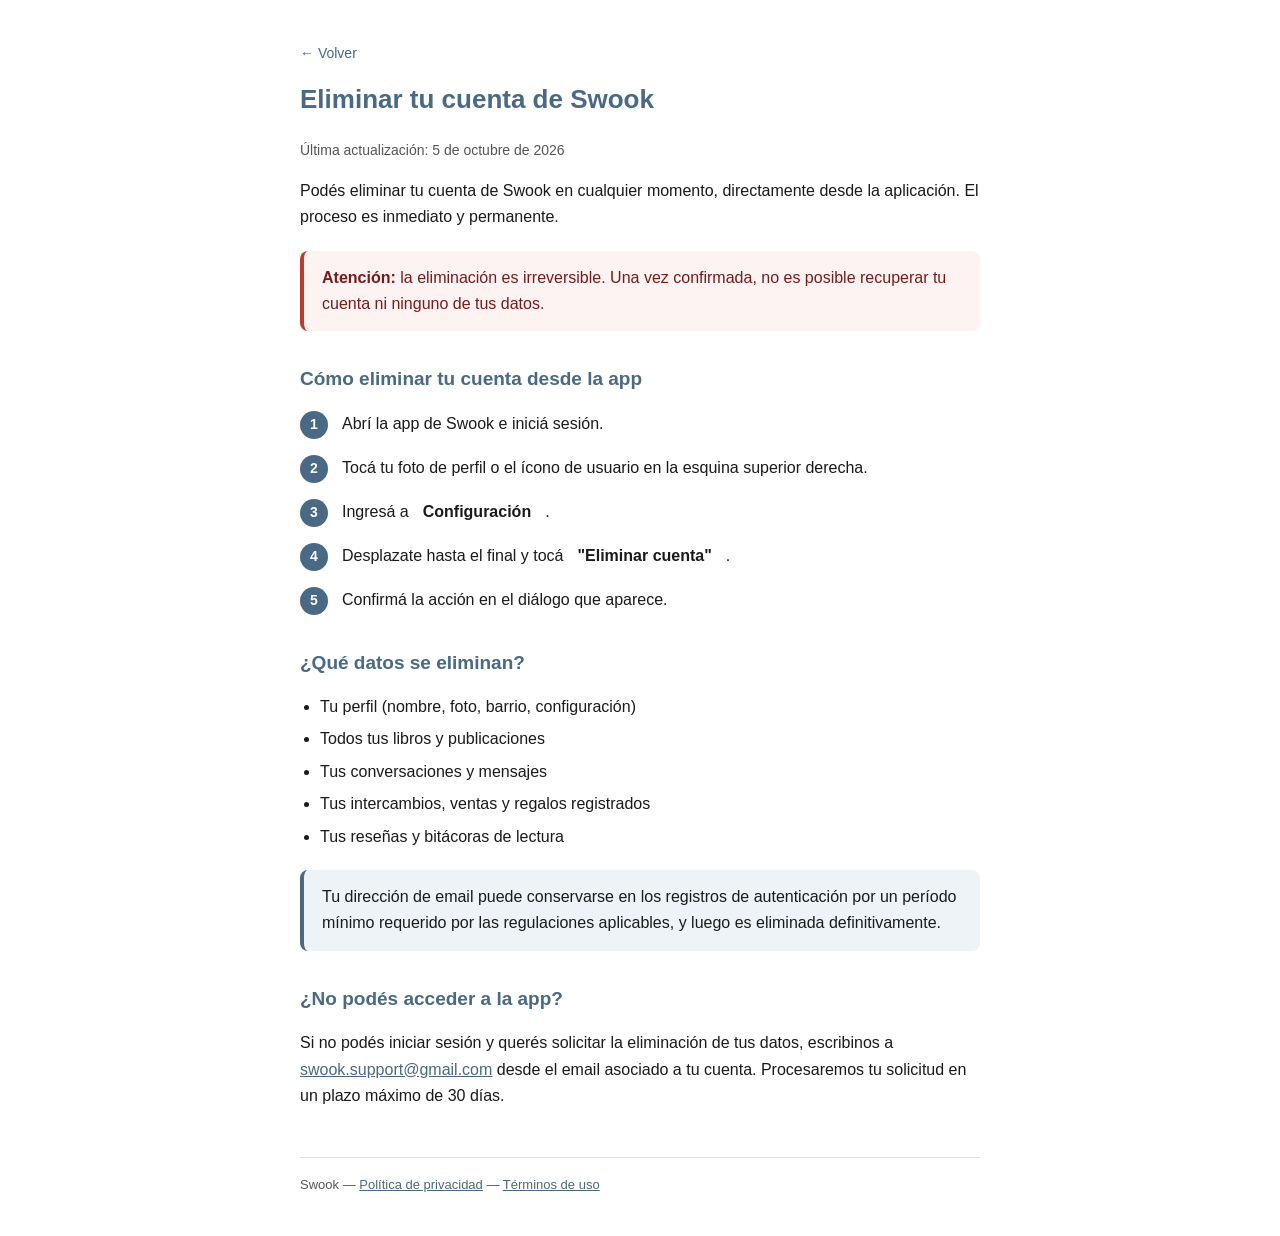
<file: eliminar-cuenta.html>
<!DOCTYPE html>
<html lang="es">
<head>
  <meta charset="UTF-8" />
  <meta name="viewport" content="width=device-width, initial-scale=1.0" />
  <title>Eliminar cuenta — Swook</title>
  <link rel="icon" type="image/png" sizes="32x32" href="assets/favicon-32.png" />
  <link rel="icon" type="image/png" sizes="16x16" href="assets/favicon-16.png" />
  <link rel="icon" type="image/png" sizes="192x192" href="assets/icon-192.png" />
  <link rel="apple-touch-icon" href="assets/apple-touch-icon.png" />
  <style>
    :root { --primary: #4A6984; --text: #1A1A1A; --muted: #555; }
    * { box-sizing: border-box; }
    body {
      font-family: -apple-system, BlinkMacSystemFont, "Segoe UI", Roboto, Helvetica, Arial, sans-serif;
      color: var(--text); line-height: 1.65; margin: 0 auto;
      padding: 40px 20px; max-width: 720px;
    }
    a.back { color: var(--primary); text-decoration: none; font-size: 14px; }
    h1 { color: var(--primary); font-size: 26px; margin-top: 12px; }
    h2 { color: var(--primary); font-size: 19px; margin-top: 32px; }
    .updated { color: var(--muted); font-size: 14px; margin-bottom: 8px; }
    .highlight {
      background: #eef3f7; border-left: 4px solid var(--primary);
      padding: 14px 18px; border-radius: 8px; margin: 20px 0;
    }
    .warning {
      background: #fdf3f3; border-left: 4px solid #c0392b;
      padding: 14px 18px; border-radius: 8px; margin: 20px 0; color: #7a1a1a;
    }
    ul { padding-left: 20px; }
    li { margin-bottom: 6px; }
    a { color: var(--primary); }
    footer { margin-top: 48px; color: var(--muted); font-size: 13px; border-top: 1px solid #e0e0e0; padding-top: 16px; }
    .steps { counter-reset: steps; padding-left: 0; list-style: none; }
    .steps li { counter-increment: steps; display: flex; gap: 14px; margin-bottom: 16px; }
    .steps li::before {
      content: counter(steps);
      min-width: 28px; height: 28px; border-radius: 50%;
      background: var(--primary); color: #fff;
      font-weight: 700; font-size: 14px;
      display: flex; align-items: center; justify-content: center; flex-shrink: 0;
    }
  </style>
</head>
<body>
  <a class="back" href="index.html">← Volver</a>
  <h1>Eliminar tu cuenta de Swook</h1>
  <p class="updated">Última actualización: 5 de octubre de 2026</p>

  <p>
    Podés eliminar tu cuenta de Swook en cualquier momento, directamente desde la aplicación.
    El proceso es inmediato y permanente.
  </p>

  <div class="warning">
    <strong>Atención:</strong> la eliminación es irreversible. Una vez confirmada, no es posible
    recuperar tu cuenta ni ninguno de tus datos.
  </div>

  <h2>Cómo eliminar tu cuenta desde la app</h2>
  <ol class="steps">
    <li>Abrí la app de Swook e iniciá sesión.</li>
    <li>Tocá tu foto de perfil o el ícono de usuario en la esquina superior derecha.</li>
    <li>Ingresá a <strong>Configuración</strong>.</li>
    <li>Desplazate hasta el final y tocá <strong>"Eliminar cuenta"</strong>.</li>
    <li>Confirmá la acción en el diálogo que aparece.</li>
  </ol>

  <h2>¿Qué datos se eliminan?</h2>
  <ul>
    <li>Tu perfil (nombre, foto, barrio, configuración)</li>
    <li>Todos tus libros y publicaciones</li>
    <li>Tus conversaciones y mensajes</li>
    <li>Tus intercambios, ventas y regalos registrados</li>
    <li>Tus reseñas y bitácoras de lectura</li>
  </ul>

  <div class="highlight">
    Tu dirección de email puede conservarse en los registros de autenticación por un período
    mínimo requerido por las regulaciones aplicables, y luego es eliminada definitivamente.
  </div>

  <h2>¿No podés acceder a la app?</h2>
  <p>
    Si no podés iniciar sesión y querés solicitar la eliminación de tus datos, escribinos a
    <a href="mailto:swook.support@gmail.com">swook.support@gmail.com</a> desde el email
    asociado a tu cuenta. Procesaremos tu solicitud en un plazo máximo de 30 días.
  </p>

  <footer>
    Swook &mdash; <a href="privacidad.html">Política de privacidad</a> &mdash;
    <a href="terminos.html">Términos de uso</a>
  </footer>
</body>
</html>
</file>
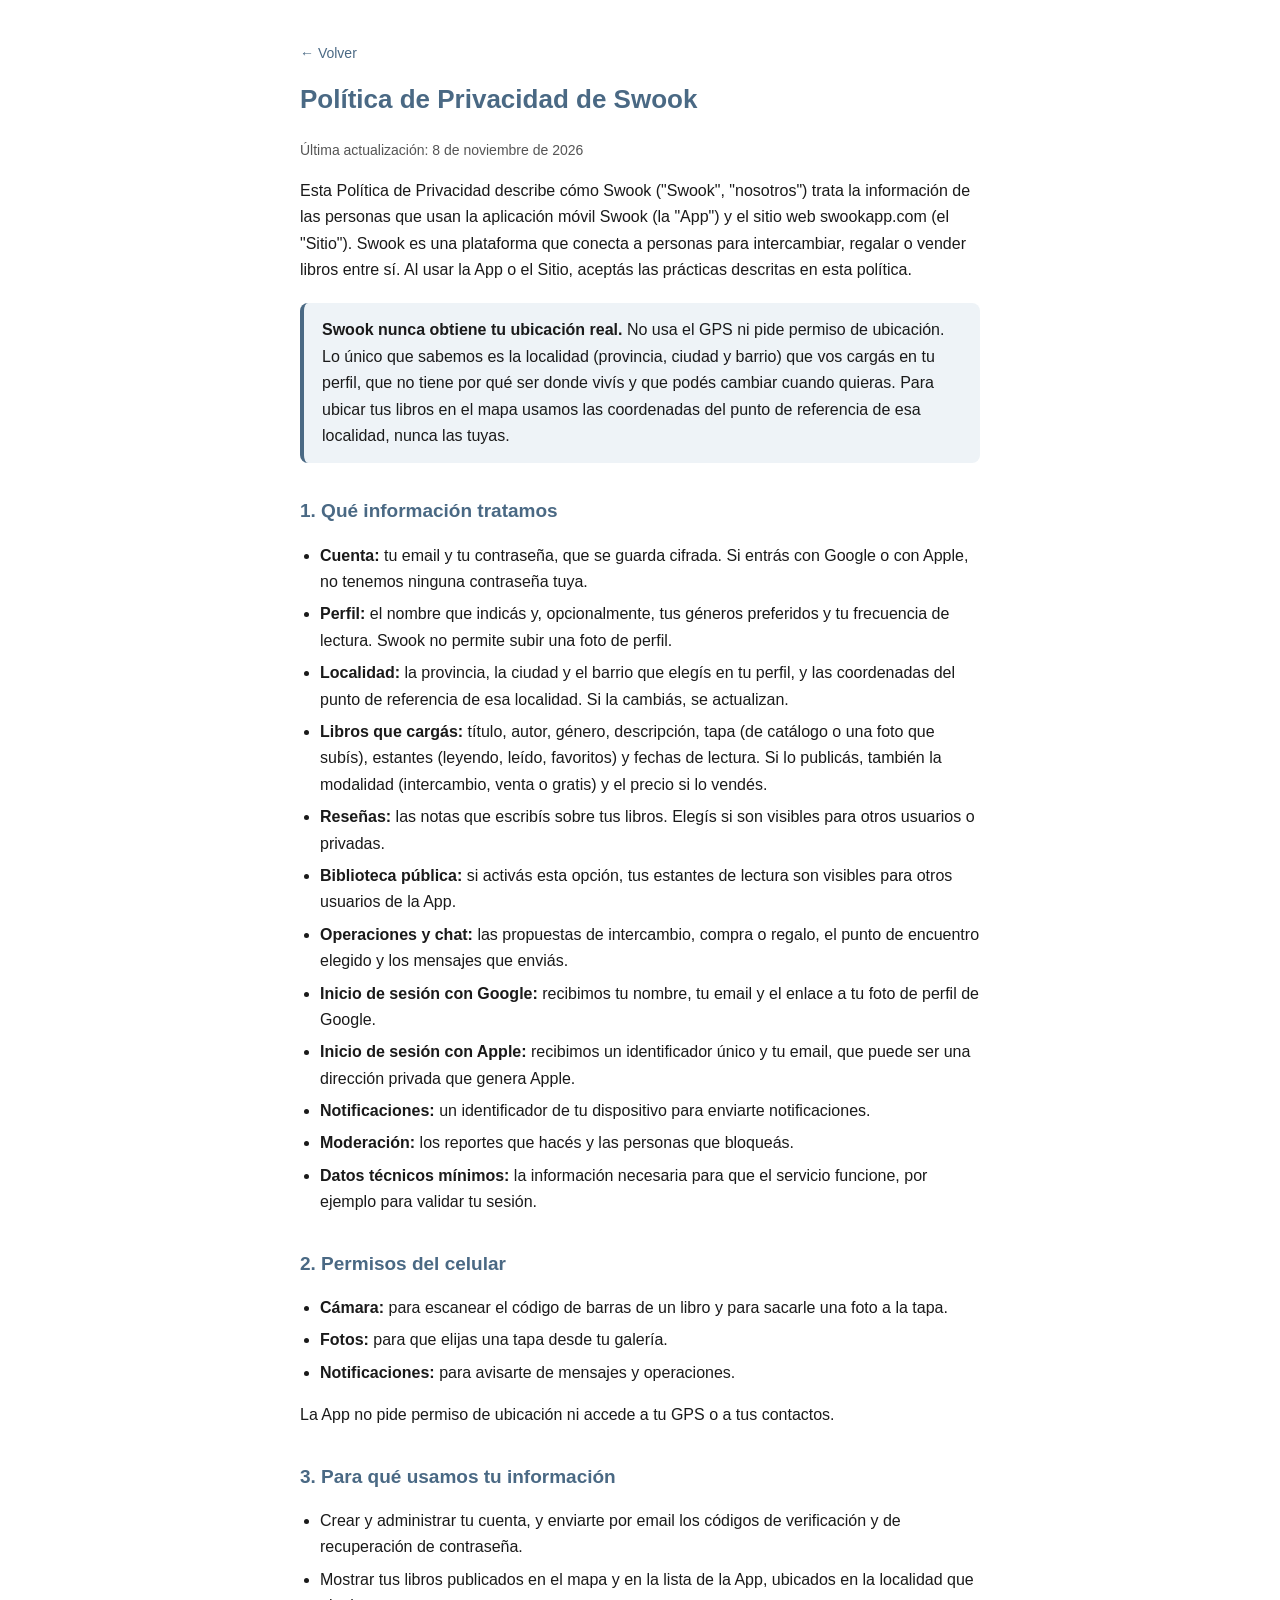
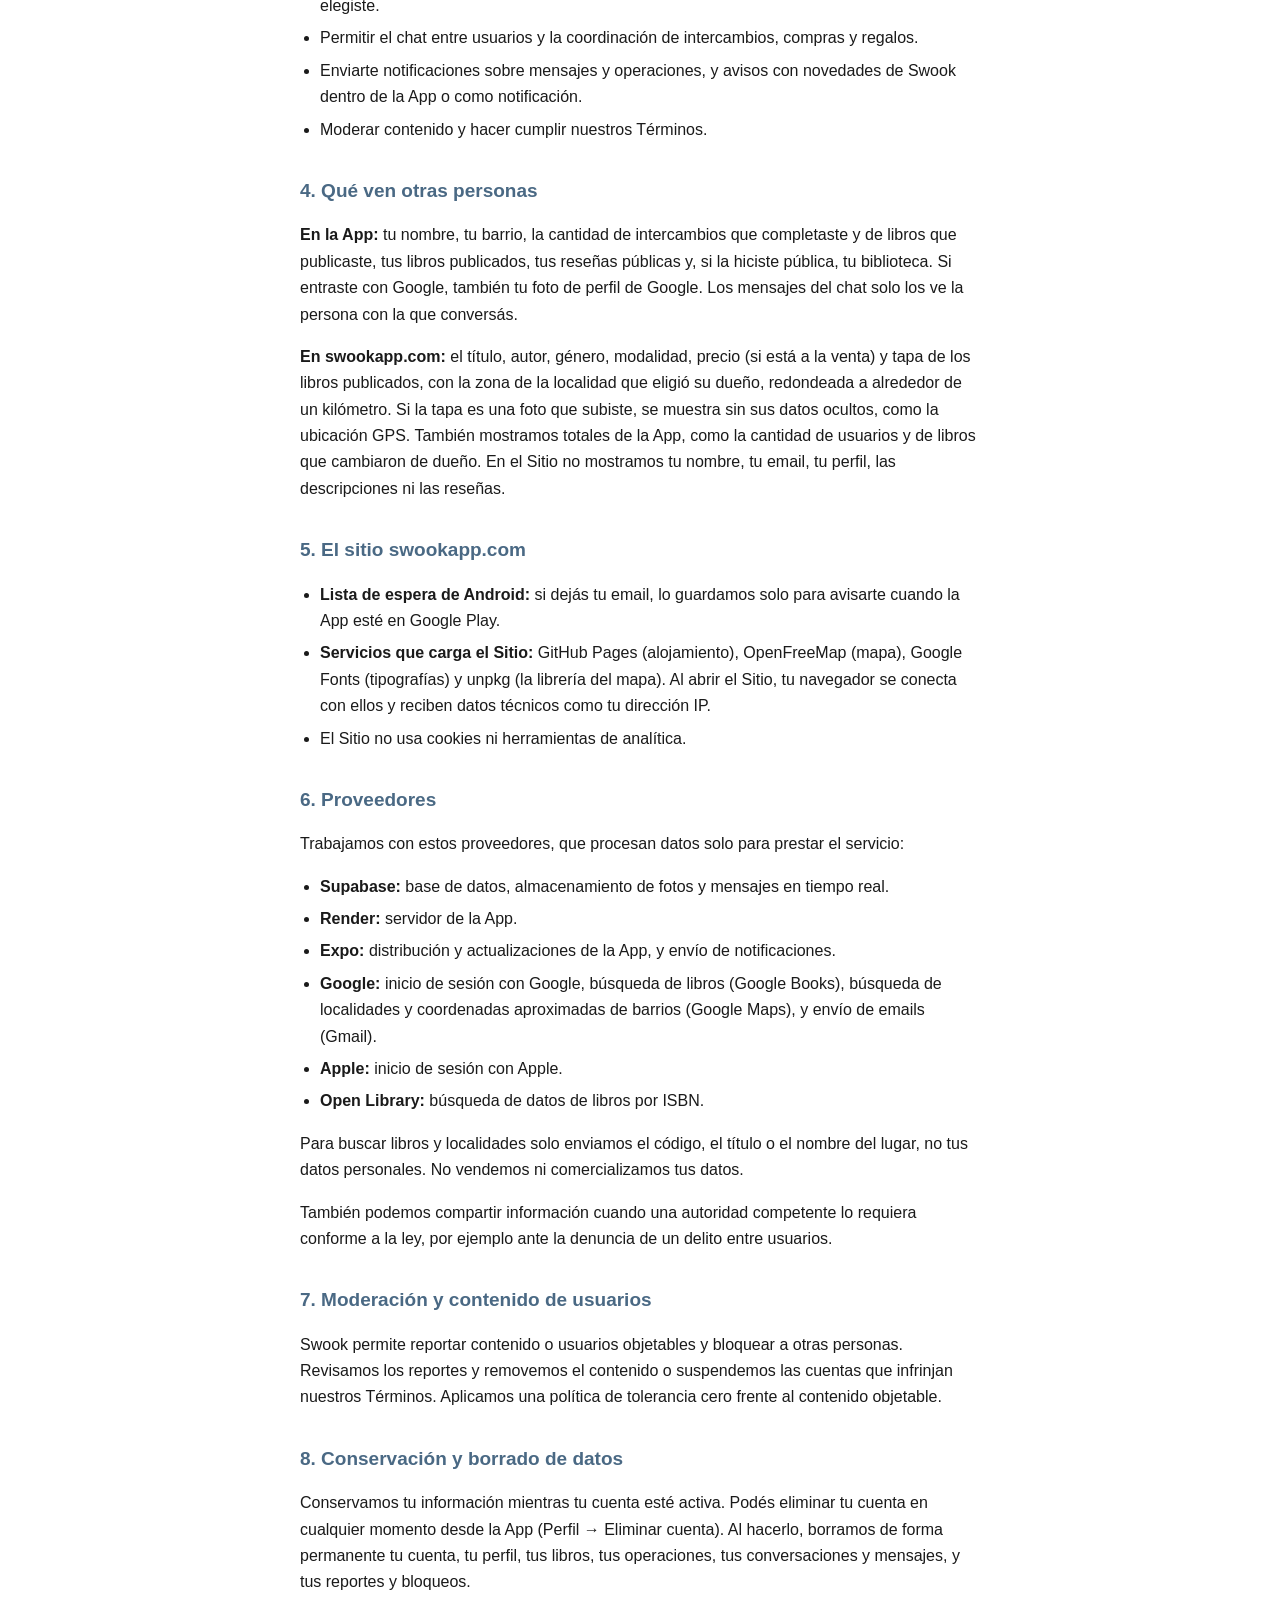
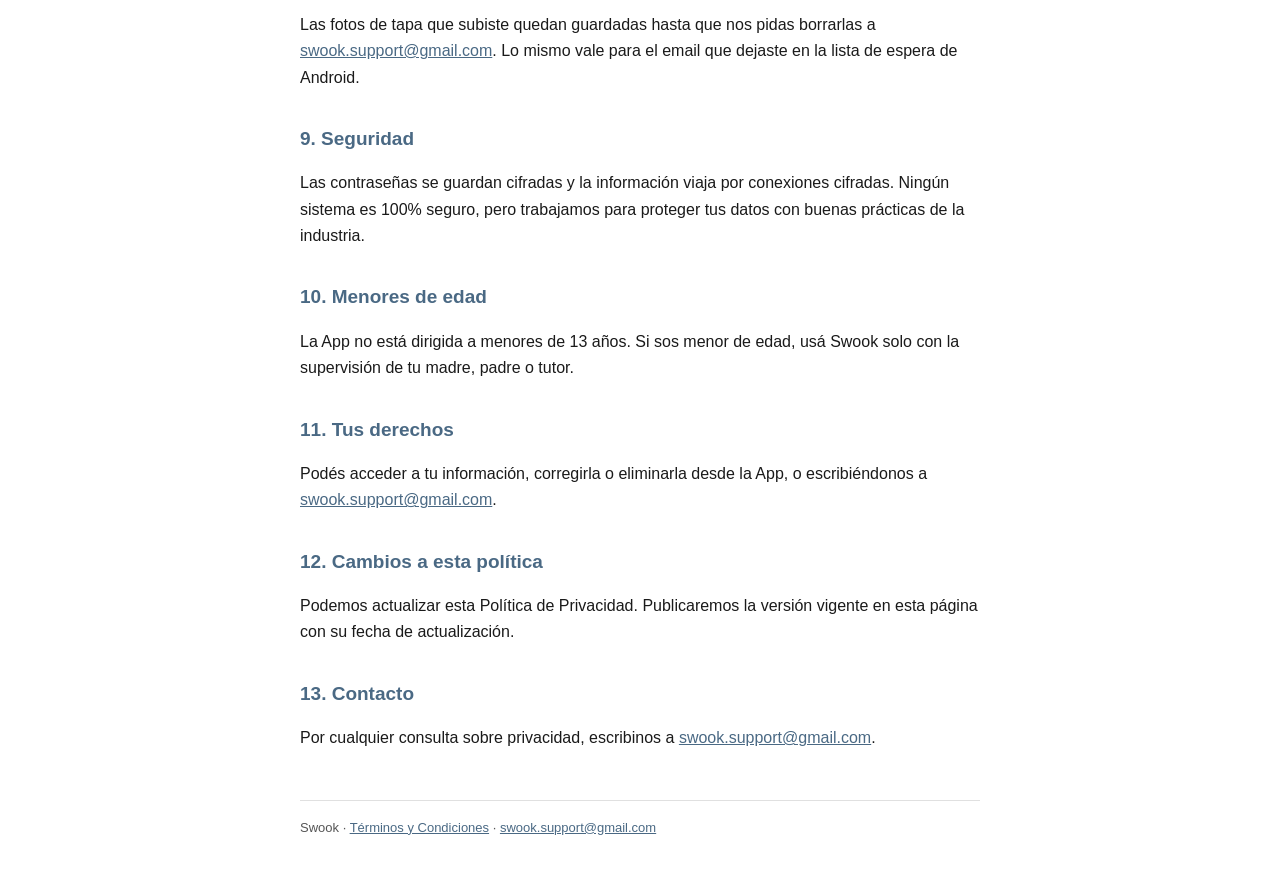
<file: privacidad.html>
<!DOCTYPE html>
<html lang="es">
<head>
  <meta charset="UTF-8" />
  <meta name="viewport" content="width=device-width, initial-scale=1.0" />
  <title>Política de Privacidad — Swook</title>
  <link rel="icon" type="image/png" sizes="32x32" href="assets/favicon-32.png" />
  <link rel="icon" type="image/png" sizes="16x16" href="assets/favicon-16.png" />
  <link rel="icon" type="image/png" sizes="192x192" href="assets/icon-192.png" />
  <link rel="apple-touch-icon" href="assets/apple-touch-icon.png" />
  <style>
    :root { --primary: #4A6984; --text: #1A1A1A; --muted: #555; }
    * { box-sizing: border-box; }
    body {
      font-family: -apple-system, BlinkMacSystemFont, "Segoe UI", Roboto, Helvetica, Arial, sans-serif;
      color: var(--text); line-height: 1.65; margin: 0 auto;
      padding: 40px 20px; max-width: 720px;
    }
    a.back { color: var(--primary); text-decoration: none; font-size: 14px; }
    h1 { color: var(--primary); font-size: 26px; margin-top: 12px; }
    h2 { color: var(--primary); font-size: 19px; margin-top: 32px; }
    .updated { color: var(--muted); font-size: 14px; margin-bottom: 8px; }
    .highlight {
      background: #eef3f7; border-left: 4px solid var(--primary);
      padding: 14px 18px; border-radius: 8px; margin: 20px 0;
    }
    ul { padding-left: 20px; }
    li { margin-bottom: 6px; }
    a { color: var(--primary); }
    footer { margin-top: 48px; color: var(--muted); font-size: 13px; border-top: 1px solid #e0e0e0; padding-top: 16px; }
  </style>
</head>
<body>
  <a class="back" href="index.html">← Volver</a>
  <h1>Política de Privacidad de Swook</h1>
  <p class="updated">Última actualización: 8 de noviembre de 2026</p>

  <p>
    Esta Política de Privacidad describe cómo Swook ("Swook", "nosotros") trata la información
    de las personas que usan la aplicación móvil Swook (la "App") y el sitio web swookapp.com
    (el "Sitio"). Swook es una plataforma que conecta a personas para intercambiar, regalar o
    vender libros entre sí. Al usar la App o el Sitio, aceptás las prácticas descritas en esta política.
  </p>

  <div class="highlight">
    <strong>Swook nunca obtiene tu ubicación real.</strong> No usa el GPS ni pide permiso de
    ubicación. Lo único que sabemos es la localidad (provincia, ciudad y barrio) que vos cargás en
    tu perfil, que no tiene por qué ser donde vivís y que podés cambiar cuando quieras. Para ubicar
    tus libros en el mapa usamos las coordenadas del punto de referencia de esa localidad, nunca las tuyas.
  </div>

  <h2>1. Qué información tratamos</h2>
  <ul>
    <li><strong>Cuenta:</strong> tu email y tu contraseña, que se guarda cifrada. Si entrás con Google o con Apple, no tenemos ninguna contraseña tuya.</li>
    <li><strong>Perfil:</strong> el nombre que indicás y, opcionalmente, tus géneros preferidos y tu frecuencia de lectura. Swook no permite subir una foto de perfil.</li>
    <li><strong>Localidad:</strong> la provincia, la ciudad y el barrio que elegís en tu perfil, y las coordenadas del punto de referencia de esa localidad. Si la cambiás, se actualizan.</li>
    <li><strong>Libros que cargás:</strong> título, autor, género, descripción, tapa (de catálogo o una foto que subís), estantes (leyendo, leído, favoritos) y fechas de lectura. Si lo publicás, también la modalidad (intercambio, venta o gratis) y el precio si lo vendés.</li>
    <li><strong>Reseñas:</strong> las notas que escribís sobre tus libros. Elegís si son visibles para otros usuarios o privadas.</li>
    <li><strong>Biblioteca pública:</strong> si activás esta opción, tus estantes de lectura son visibles para otros usuarios de la App.</li>
    <li><strong>Operaciones y chat:</strong> las propuestas de intercambio, compra o regalo, el punto de encuentro elegido y los mensajes que enviás.</li>
    <li><strong>Inicio de sesión con Google:</strong> recibimos tu nombre, tu email y el enlace a tu foto de perfil de Google.</li>
    <li><strong>Inicio de sesión con Apple:</strong> recibimos un identificador único y tu email, que puede ser una dirección privada que genera Apple.</li>
    <li><strong>Notificaciones:</strong> un identificador de tu dispositivo para enviarte notificaciones.</li>
    <li><strong>Moderación:</strong> los reportes que hacés y las personas que bloqueás.</li>
    <li><strong>Datos técnicos mínimos:</strong> la información necesaria para que el servicio funcione, por ejemplo para validar tu sesión.</li>
  </ul>

  <h2>2. Permisos del celular</h2>
  <ul>
    <li><strong>Cámara:</strong> para escanear el código de barras de un libro y para sacarle una foto a la tapa.</li>
    <li><strong>Fotos:</strong> para que elijas una tapa desde tu galería.</li>
    <li><strong>Notificaciones:</strong> para avisarte de mensajes y operaciones.</li>
  </ul>
  <p>La App no pide permiso de ubicación ni accede a tu GPS o a tus contactos.</p>

  <h2>3. Para qué usamos tu información</h2>
  <ul>
    <li>Crear y administrar tu cuenta, y enviarte por email los códigos de verificación y de recuperación de contraseña.</li>
    <li>Mostrar tus libros publicados en el mapa y en la lista de la App, ubicados en la localidad que elegiste.</li>
    <li>Permitir el chat entre usuarios y la coordinación de intercambios, compras y regalos.</li>
    <li>Enviarte notificaciones sobre mensajes y operaciones, y avisos con novedades de Swook dentro de la App o como notificación.</li>
    <li>Moderar contenido y hacer cumplir nuestros Términos.</li>
  </ul>

  <h2>4. Qué ven otras personas</h2>
  <p>
    <strong>En la App:</strong> tu nombre, tu barrio, la cantidad de intercambios que completaste y de libros
    que publicaste, tus libros publicados, tus reseñas públicas y, si la hiciste pública, tu biblioteca. Si
    entraste con Google, también tu foto de perfil de Google. Los mensajes del chat solo los ve la persona con
    la que conversás.
  </p>
  <p>
    <strong>En swookapp.com:</strong> el título, autor, género, modalidad, precio (si está a la venta) y tapa
    de los libros publicados, con la zona de la localidad que eligió su dueño, redondeada a alrededor de un kilómetro. Si la tapa es una foto que
    subiste, se muestra sin sus datos ocultos, como la ubicación GPS. También mostramos totales de la App, como
    la cantidad de usuarios y de libros que cambiaron de dueño. En el Sitio no mostramos tu nombre, tu email,
    tu perfil, las descripciones ni las reseñas.
  </p>

  <h2>5. El sitio swookapp.com</h2>
  <ul>
    <li><strong>Lista de espera de Android:</strong> si dejás tu email, lo guardamos solo para avisarte cuando la App esté en Google Play.</li>
    <li><strong>Servicios que carga el Sitio:</strong> GitHub Pages (alojamiento), OpenFreeMap (mapa), Google Fonts (tipografías) y unpkg (la librería del mapa). Al abrir el Sitio, tu navegador se conecta con ellos y reciben datos técnicos como tu dirección IP.</li>
    <li>El Sitio no usa cookies ni herramientas de analítica.</li>
  </ul>

  <h2>6. Proveedores</h2>
  <p>Trabajamos con estos proveedores, que procesan datos solo para prestar el servicio:</p>
  <ul>
    <li><strong>Supabase:</strong> base de datos, almacenamiento de fotos y mensajes en tiempo real.</li>
    <li><strong>Render:</strong> servidor de la App.</li>
    <li><strong>Expo:</strong> distribución y actualizaciones de la App, y envío de notificaciones.</li>
    <li><strong>Google:</strong> inicio de sesión con Google, búsqueda de libros (Google Books), búsqueda de localidades y coordenadas aproximadas de barrios (Google Maps), y envío de emails (Gmail).</li>
    <li><strong>Apple:</strong> inicio de sesión con Apple.</li>
    <li><strong>Open Library:</strong> búsqueda de datos de libros por ISBN.</li>
  </ul>
  <p>Para buscar libros y localidades solo enviamos el código, el título o el nombre del lugar, no tus datos personales. No vendemos ni comercializamos tus datos.</p>
  <p>
    También podemos compartir información cuando una autoridad competente lo requiera conforme a la ley,
    por ejemplo ante la denuncia de un delito entre usuarios.
  </p>

  <h2>7. Moderación y contenido de usuarios</h2>
  <p>
    Swook permite reportar contenido o usuarios objetables y bloquear a otras personas. Revisamos los
    reportes y removemos el contenido o suspendemos las cuentas que infrinjan nuestros Términos. Aplicamos
    una política de tolerancia cero frente al contenido objetable.
  </p>

  <h2>8. Conservación y borrado de datos</h2>
  <p>
    Conservamos tu información mientras tu cuenta esté activa. Podés eliminar tu cuenta en cualquier
    momento desde la App (Perfil → Eliminar cuenta). Al hacerlo, borramos de forma permanente tu cuenta,
    tu perfil, tus libros, tus operaciones, tus conversaciones y mensajes, y tus reportes y bloqueos.
  </p>
  <p>
    Las fotos de tapa que subiste quedan guardadas hasta que nos pidas borrarlas a
    <a href="mailto:swook.support@gmail.com">swook.support@gmail.com</a>. Lo mismo vale para el email que
    dejaste en la lista de espera de Android.
  </p>

  <h2>9. Seguridad</h2>
  <p>
    Las contraseñas se guardan cifradas y la información viaja por conexiones cifradas. Ningún sistema es
    100% seguro, pero trabajamos para proteger tus datos con buenas prácticas de la industria.
  </p>

  <h2>10. Menores de edad</h2>
  <p>
    La App no está dirigida a menores de 13 años. Si sos menor de edad, usá Swook solo con la supervisión
    de tu madre, padre o tutor.
  </p>

  <h2>11. Tus derechos</h2>
  <p>
    Podés acceder a tu información, corregirla o eliminarla desde la App, o escribiéndonos a
    <a href="mailto:swook.support@gmail.com">swook.support@gmail.com</a>.
  </p>

  <h2>12. Cambios a esta política</h2>
  <p>
    Podemos actualizar esta Política de Privacidad. Publicaremos la versión vigente en esta página con su
    fecha de actualización.
  </p>

  <h2>13. Contacto</h2>
  <p>
    Por cualquier consulta sobre privacidad, escribinos a
    <a href="mailto:swook.support@gmail.com">swook.support@gmail.com</a>.
  </p>

  <footer>
    Swook · <a href="terminos.html">Términos y Condiciones</a> ·
    <a href="mailto:swook.support@gmail.com">swook.support@gmail.com</a>
  </footer>
</body>
</html>
</file>
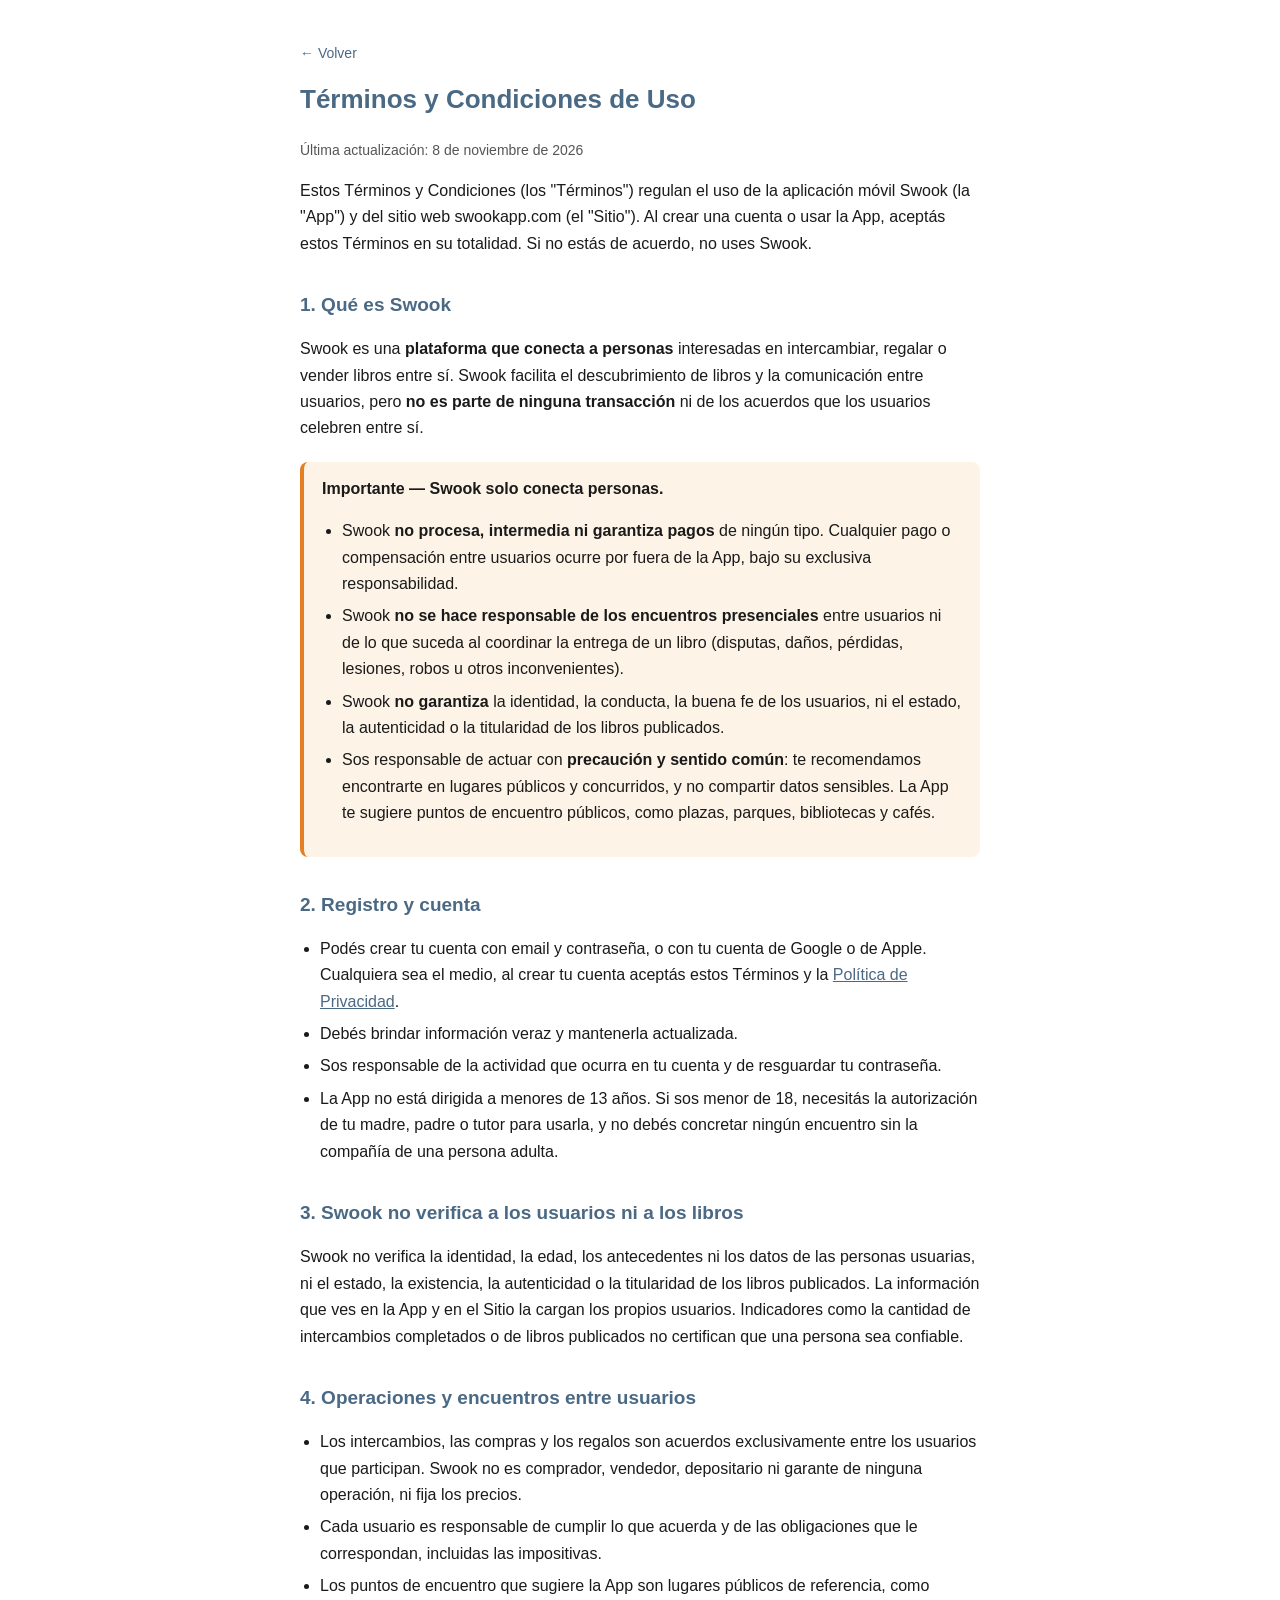
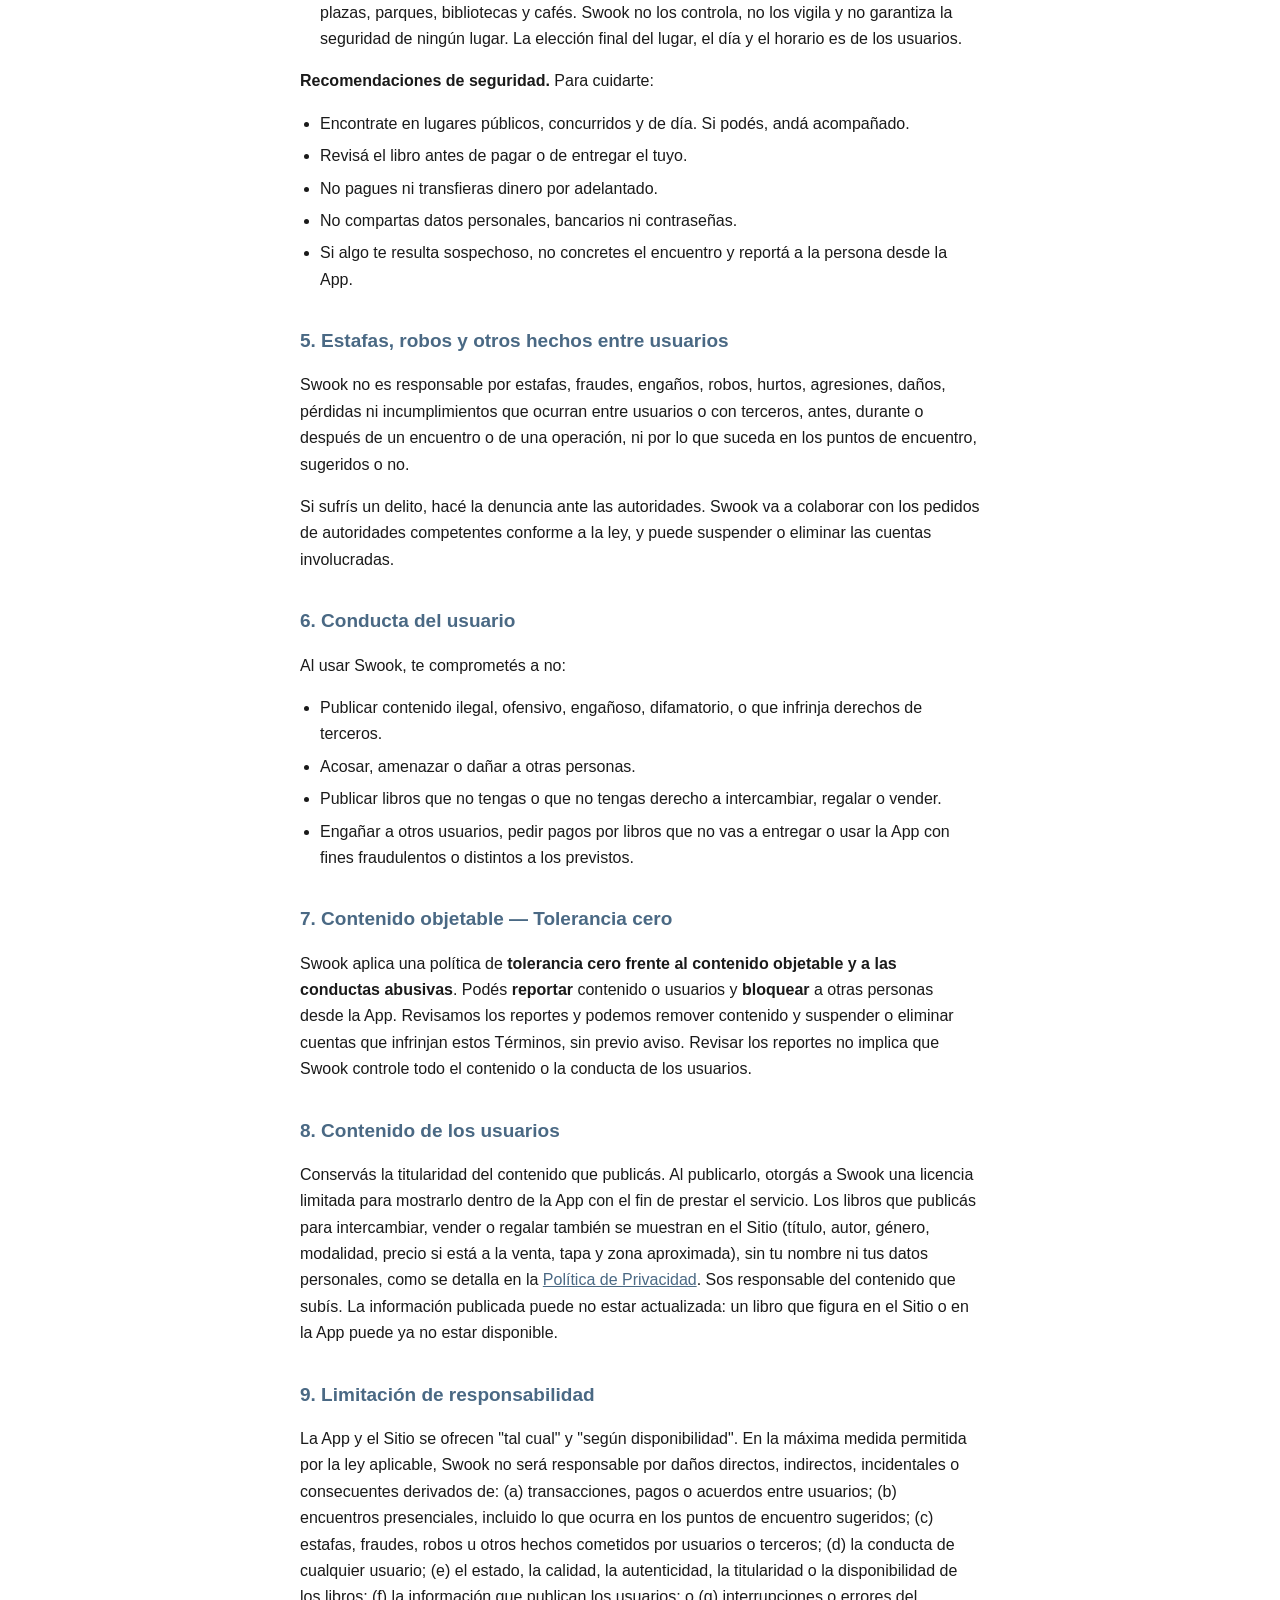
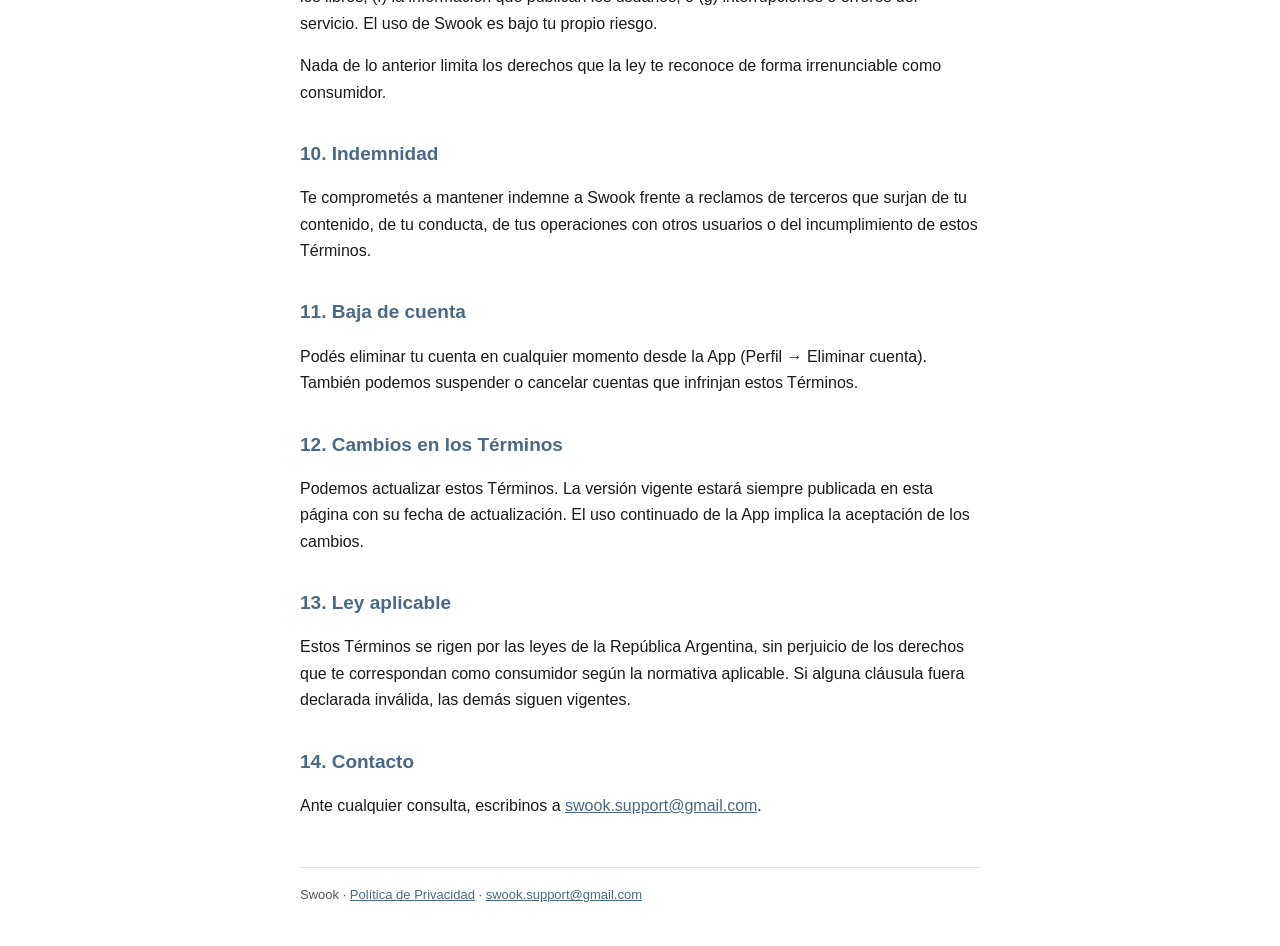
<file: terminos.html>
<!DOCTYPE html>
<html lang="es">
<head>
  <meta charset="UTF-8" />
  <meta name="viewport" content="width=device-width, initial-scale=1.0" />
  <title>Términos y Condiciones — Swook</title>
  <link rel="icon" type="image/png" sizes="32x32" href="assets/favicon-32.png" />
  <link rel="icon" type="image/png" sizes="16x16" href="assets/favicon-16.png" />
  <link rel="icon" type="image/png" sizes="192x192" href="assets/icon-192.png" />
  <link rel="apple-touch-icon" href="assets/apple-touch-icon.png" />
  <style>
    :root { --primary: #4A6984; --text: #1A1A1A; --muted: #555; }
    * { box-sizing: border-box; }
    body {
      font-family: -apple-system, BlinkMacSystemFont, "Segoe UI", Roboto, Helvetica, Arial, sans-serif;
      color: var(--text); line-height: 1.65; margin: 0 auto;
      padding: 40px 20px; max-width: 720px;
    }
    a.back { color: var(--primary); text-decoration: none; font-size: 14px; }
    h1 { color: var(--primary); font-size: 26px; margin-top: 12px; }
    h2 { color: var(--primary); font-size: 19px; margin-top: 32px; }
    .updated { color: var(--muted); font-size: 14px; margin-bottom: 8px; }
    .highlight {
      background: #fdf3e7; border-left: 4px solid #e67e22;
      padding: 14px 18px; border-radius: 8px; margin: 20px 0;
    }
    ul { padding-left: 20px; }
    li { margin-bottom: 6px; }
    a { color: var(--primary); }
    footer { margin-top: 48px; color: var(--muted); font-size: 13px; border-top: 1px solid #e0e0e0; padding-top: 16px; }
  </style>
</head>
<body>
  <a class="back" href="index.html">← Volver</a>
  <h1>Términos y Condiciones de Uso</h1>
  <p class="updated">Última actualización: 8 de noviembre de 2026</p>

  <p>
    Estos Términos y Condiciones (los "Términos") regulan el uso de la aplicación móvil Swook
    (la "App") y del sitio web swookapp.com (el "Sitio"). Al crear una cuenta o usar la App, aceptás estos Términos en su totalidad. Si no
    estás de acuerdo, no uses Swook.
  </p>

  <h2>1. Qué es Swook</h2>
  <p>
    Swook es una <strong>plataforma que conecta a personas</strong> interesadas en intercambiar,
    regalar o vender libros entre sí. Swook facilita el descubrimiento de libros y la comunicación
    entre usuarios, pero <strong>no es parte de ninguna transacción</strong> ni de los acuerdos que
    los usuarios celebren entre sí.
  </p>

  <div class="highlight">
    <strong>Importante — Swook solo conecta personas.</strong>
    <ul>
      <li>Swook <strong>no procesa, intermedia ni garantiza pagos</strong> de ningún tipo. Cualquier
        pago o compensación entre usuarios ocurre por fuera de la App, bajo su exclusiva responsabilidad.</li>
      <li>Swook <strong>no se hace responsable de los encuentros presenciales</strong> entre usuarios
        ni de lo que suceda al coordinar la entrega de un libro (disputas, daños, pérdidas, lesiones,
        robos u otros inconvenientes).</li>
      <li>Swook <strong>no garantiza</strong> la identidad, la conducta, la buena fe de los usuarios,
        ni el estado, la autenticidad o la titularidad de los libros publicados.</li>
      <li>Sos responsable de actuar con <strong>precaución y sentido común</strong>: te recomendamos
        encontrarte en lugares públicos y concurridos, y no compartir datos sensibles. La App te sugiere
        puntos de encuentro públicos, como plazas, parques, bibliotecas y cafés.</li>
    </ul>
  </div>

  <h2>2. Registro y cuenta</h2>
  <ul>
    <li>Podés crear tu cuenta con email y contraseña, o con tu cuenta de Google o de Apple. Cualquiera sea el medio, al crear tu cuenta aceptás estos Términos y la <a href="privacidad.html">Política de Privacidad</a>.</li>
    <li>Debés brindar información veraz y mantenerla actualizada.</li>
    <li>Sos responsable de la actividad que ocurra en tu cuenta y de resguardar tu contraseña.</li>
    <li>La App no está dirigida a menores de 13 años. Si sos menor de 18, necesitás la autorización de tu madre, padre o tutor para usarla, y no debés concretar ningún encuentro sin la compañía de una persona adulta.</li>
  </ul>

  <h2>3. Swook no verifica a los usuarios ni a los libros</h2>
  <p>
    Swook no verifica la identidad, la edad, los antecedentes ni los datos de las personas usuarias, ni el
    estado, la existencia, la autenticidad o la titularidad de los libros publicados. La información que ves
    en la App y en el Sitio la cargan los propios usuarios. Indicadores como la cantidad de intercambios
    completados o de libros publicados no certifican que una persona sea confiable.
  </p>

  <h2 id="seguridad">4. Operaciones y encuentros entre usuarios</h2>
  <ul>
    <li>Los intercambios, las compras y los regalos son acuerdos exclusivamente entre los usuarios que participan. Swook no es comprador, vendedor, depositario ni garante de ninguna operación, ni fija los precios.</li>
    <li>Cada usuario es responsable de cumplir lo que acuerda y de las obligaciones que le correspondan, incluidas las impositivas.</li>
    <li>Los puntos de encuentro que sugiere la App son lugares públicos de referencia, como plazas, parques, bibliotecas y cafés. Swook no los controla, no los vigila y no garantiza la seguridad de ningún lugar. La elección final del lugar, el día y el horario es de los usuarios.</li>
  </ul>
  <p><strong>Recomendaciones de seguridad.</strong> Para cuidarte:</p>
  <ul>
    <li>Encontrate en lugares públicos, concurridos y de día. Si podés, andá acompañado.</li>
    <li>Revisá el libro antes de pagar o de entregar el tuyo.</li>
    <li>No pagues ni transfieras dinero por adelantado.</li>
    <li>No compartas datos personales, bancarios ni contraseñas.</li>
    <li>Si algo te resulta sospechoso, no concretes el encuentro y reportá a la persona desde la App.</li>
  </ul>

  <h2>5. Estafas, robos y otros hechos entre usuarios</h2>
  <p>
    Swook no es responsable por estafas, fraudes, engaños, robos, hurtos, agresiones, daños, pérdidas ni
    incumplimientos que ocurran entre usuarios o con terceros, antes, durante o después de un encuentro o de
    una operación, ni por lo que suceda en los puntos de encuentro, sugeridos o no.
  </p>
  <p>
    Si sufrís un delito, hacé la denuncia ante las autoridades. Swook va a colaborar con los pedidos de
    autoridades competentes conforme a la ley, y puede suspender o eliminar las cuentas involucradas.
  </p>

  <h2>6. Conducta del usuario</h2>
  <p>Al usar Swook, te comprometés a no:</p>
  <ul>
    <li>Publicar contenido ilegal, ofensivo, engañoso, difamatorio, o que infrinja derechos de terceros.</li>
    <li>Acosar, amenazar o dañar a otras personas.</li>
    <li>Publicar libros que no tengas o que no tengas derecho a intercambiar, regalar o vender.</li>
    <li>Engañar a otros usuarios, pedir pagos por libros que no vas a entregar o usar la App con fines fraudulentos o distintos a los previstos.</li>
  </ul>

  <h2>7. Contenido objetable — Tolerancia cero</h2>
  <p>
    Swook aplica una política de <strong>tolerancia cero frente al contenido objetable y a las
    conductas abusivas</strong>. Podés <strong>reportar</strong> contenido o usuarios y
    <strong>bloquear</strong> a otras personas desde la App. Revisamos los reportes y podemos remover
    contenido y suspender o eliminar cuentas que infrinjan estos Términos, sin previo aviso. Revisar los
    reportes no implica que Swook controle todo el contenido o la conducta de los usuarios.
  </p>

  <h2>8. Contenido de los usuarios</h2>
  <p>
    Conservás la titularidad del contenido que publicás. Al publicarlo, otorgás a Swook una licencia
    limitada para mostrarlo dentro de la App con el fin de prestar el servicio. Los libros que publicás
    para intercambiar, vender o regalar también se muestran en el Sitio (título, autor, género, modalidad,
    precio si está a la venta, tapa y zona aproximada), sin tu nombre ni tus datos personales, como se
    detalla en la <a href="privacidad.html">Política de Privacidad</a>. Sos responsable del contenido que subís.
    La información publicada puede no estar actualizada: un libro que figura en el Sitio o en la App puede
    ya no estar disponible.
  </p>

  <h2>9. Limitación de responsabilidad</h2>
  <p>
    La App y el Sitio se ofrecen "tal cual" y "según disponibilidad". En la máxima medida permitida por la
    ley aplicable, Swook no será responsable por daños directos, indirectos, incidentales o consecuentes
    derivados de: (a) transacciones, pagos o acuerdos entre usuarios; (b) encuentros presenciales, incluido
    lo que ocurra en los puntos de encuentro sugeridos; (c) estafas, fraudes, robos u otros hechos
    cometidos por usuarios o terceros; (d) la conducta de cualquier usuario; (e) el estado, la calidad, la
    autenticidad, la titularidad o la disponibilidad de los libros; (f) la información que publican los
    usuarios; o (g) interrupciones o errores del servicio. El uso de Swook es bajo tu propio riesgo.
  </p>
  <p>
    Nada de lo anterior limita los derechos que la ley te reconoce de forma irrenunciable como consumidor.
  </p>

  <h2>10. Indemnidad</h2>
  <p>
    Te comprometés a mantener indemne a Swook frente a reclamos de terceros que surjan de tu contenido,
    de tu conducta, de tus operaciones con otros usuarios o del incumplimiento de estos Términos.
  </p>

  <h2>11. Baja de cuenta</h2>
  <p>
    Podés eliminar tu cuenta en cualquier momento desde la App (Perfil → Eliminar cuenta). También
    podemos suspender o cancelar cuentas que infrinjan estos Términos.
  </p>

  <h2>12. Cambios en los Términos</h2>
  <p>
    Podemos actualizar estos Términos. La versión vigente estará siempre publicada en esta página con su
    fecha de actualización. El uso continuado de la App implica la aceptación de los cambios.
  </p>

  <h2>13. Ley aplicable</h2>
  <p>
    Estos Términos se rigen por las leyes de la República Argentina, sin perjuicio de los derechos
    que te correspondan como consumidor según la normativa aplicable. Si alguna cláusula fuera declarada
    inválida, las demás siguen vigentes.
  </p>

  <h2>14. Contacto</h2>
  <p>
    Ante cualquier consulta, escribinos a
    <a href="mailto:swook.support@gmail.com">swook.support@gmail.com</a>.
  </p>

  <footer>
    Swook · <a href="privacidad.html">Política de Privacidad</a> ·
    <a href="mailto:swook.support@gmail.com">swook.support@gmail.com</a>
  </footer>
</body>
</html>
</file>
